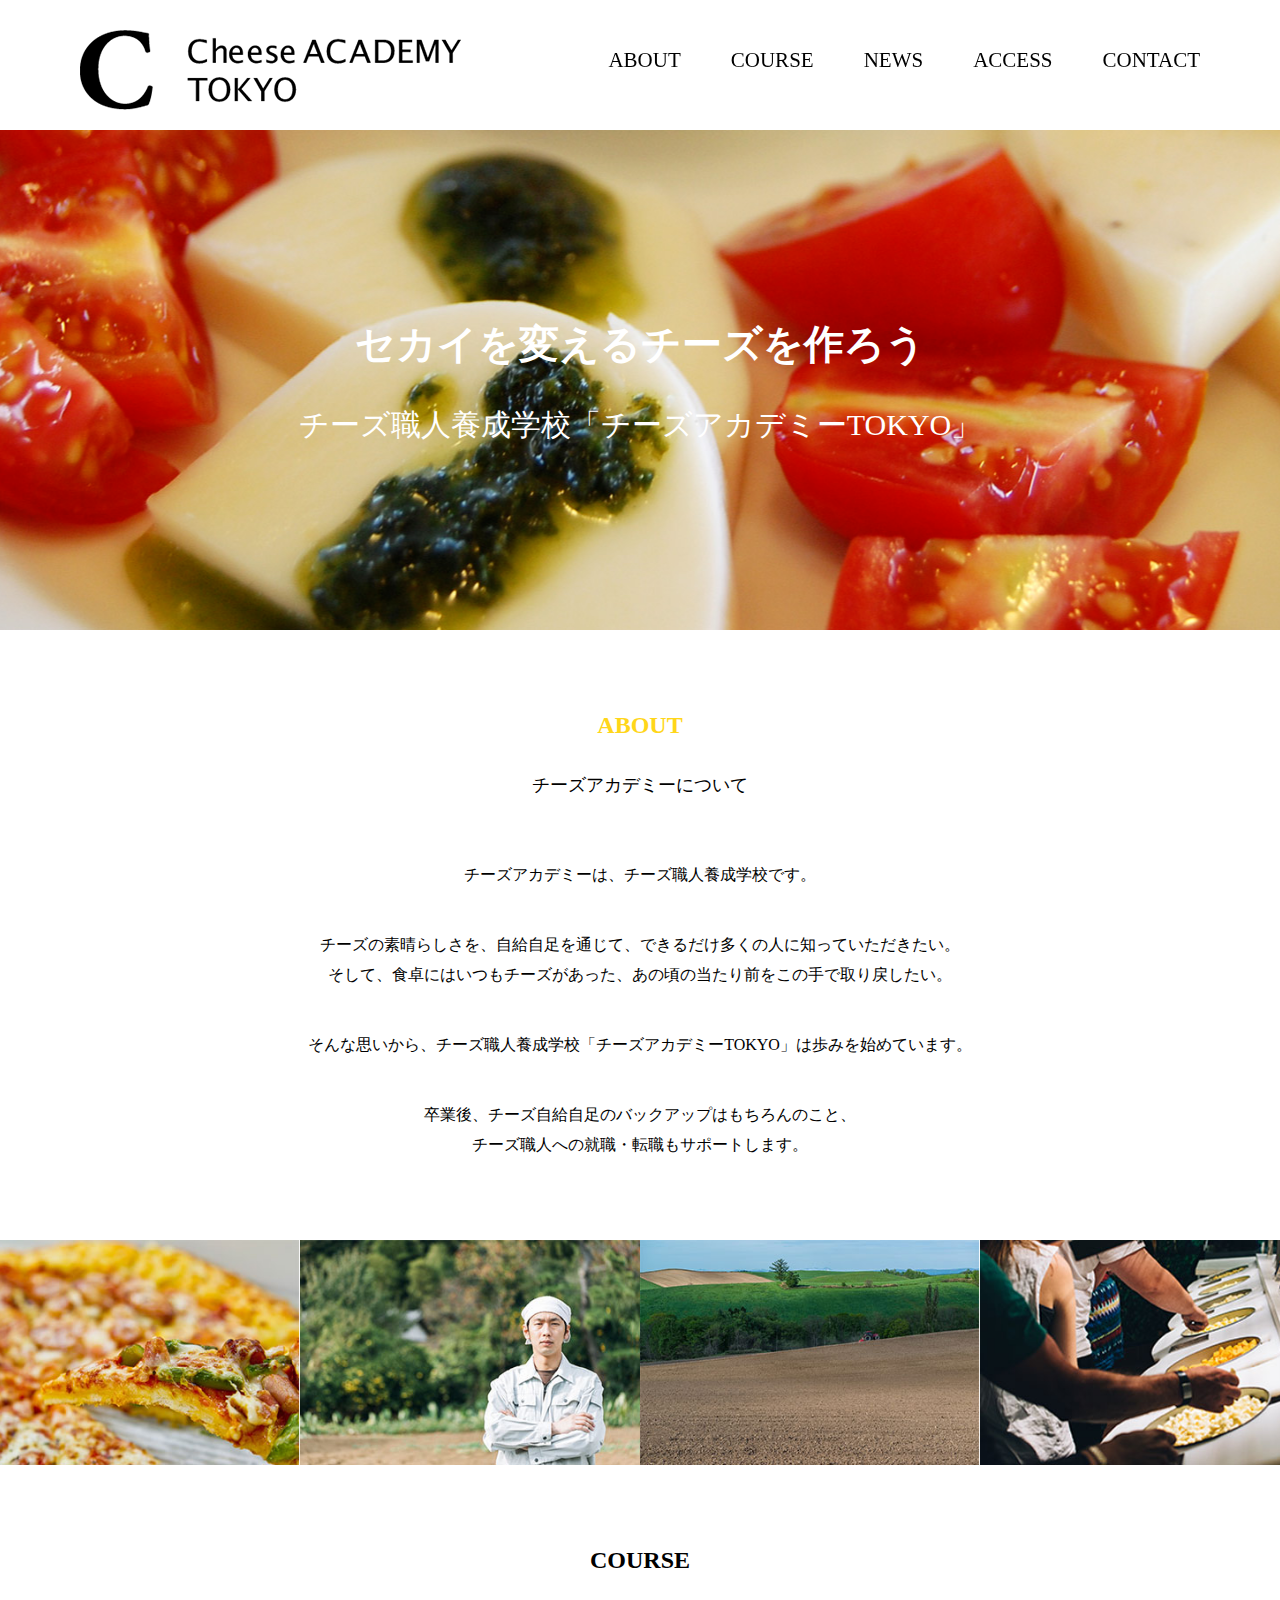
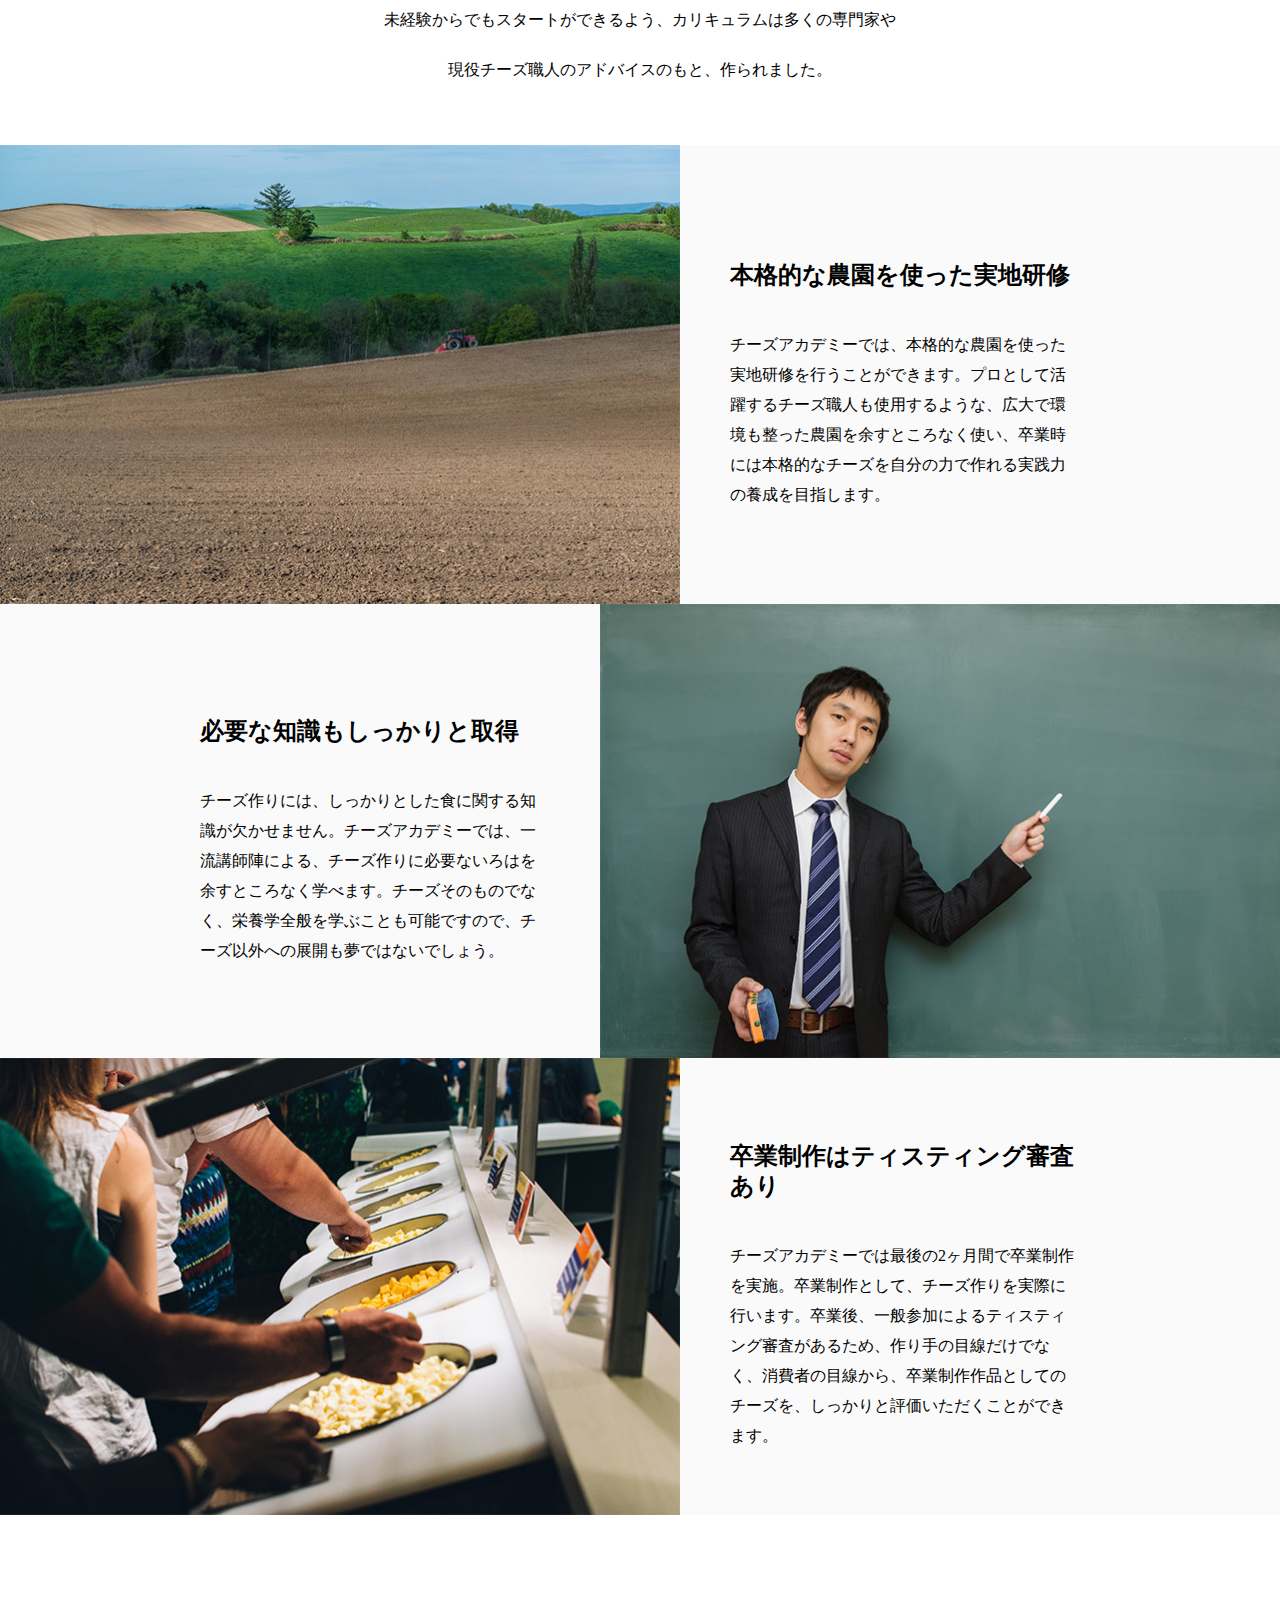
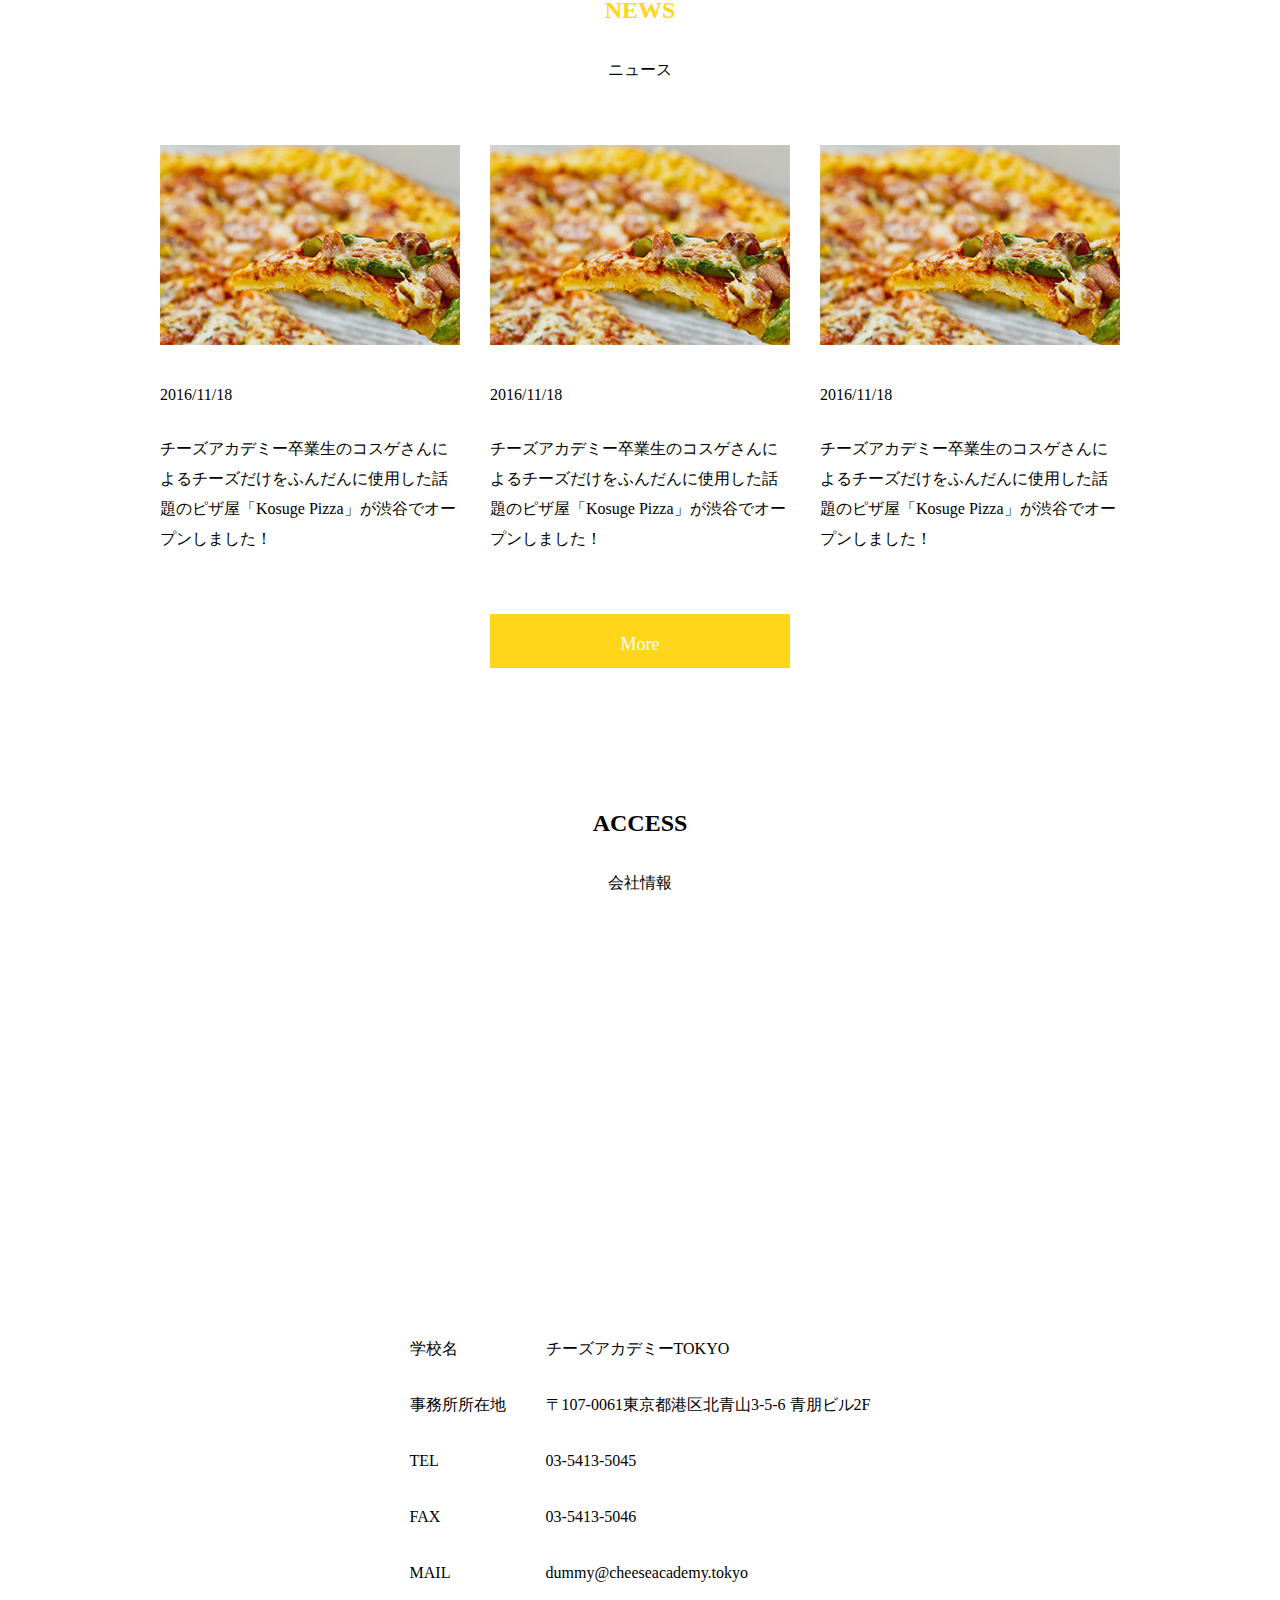
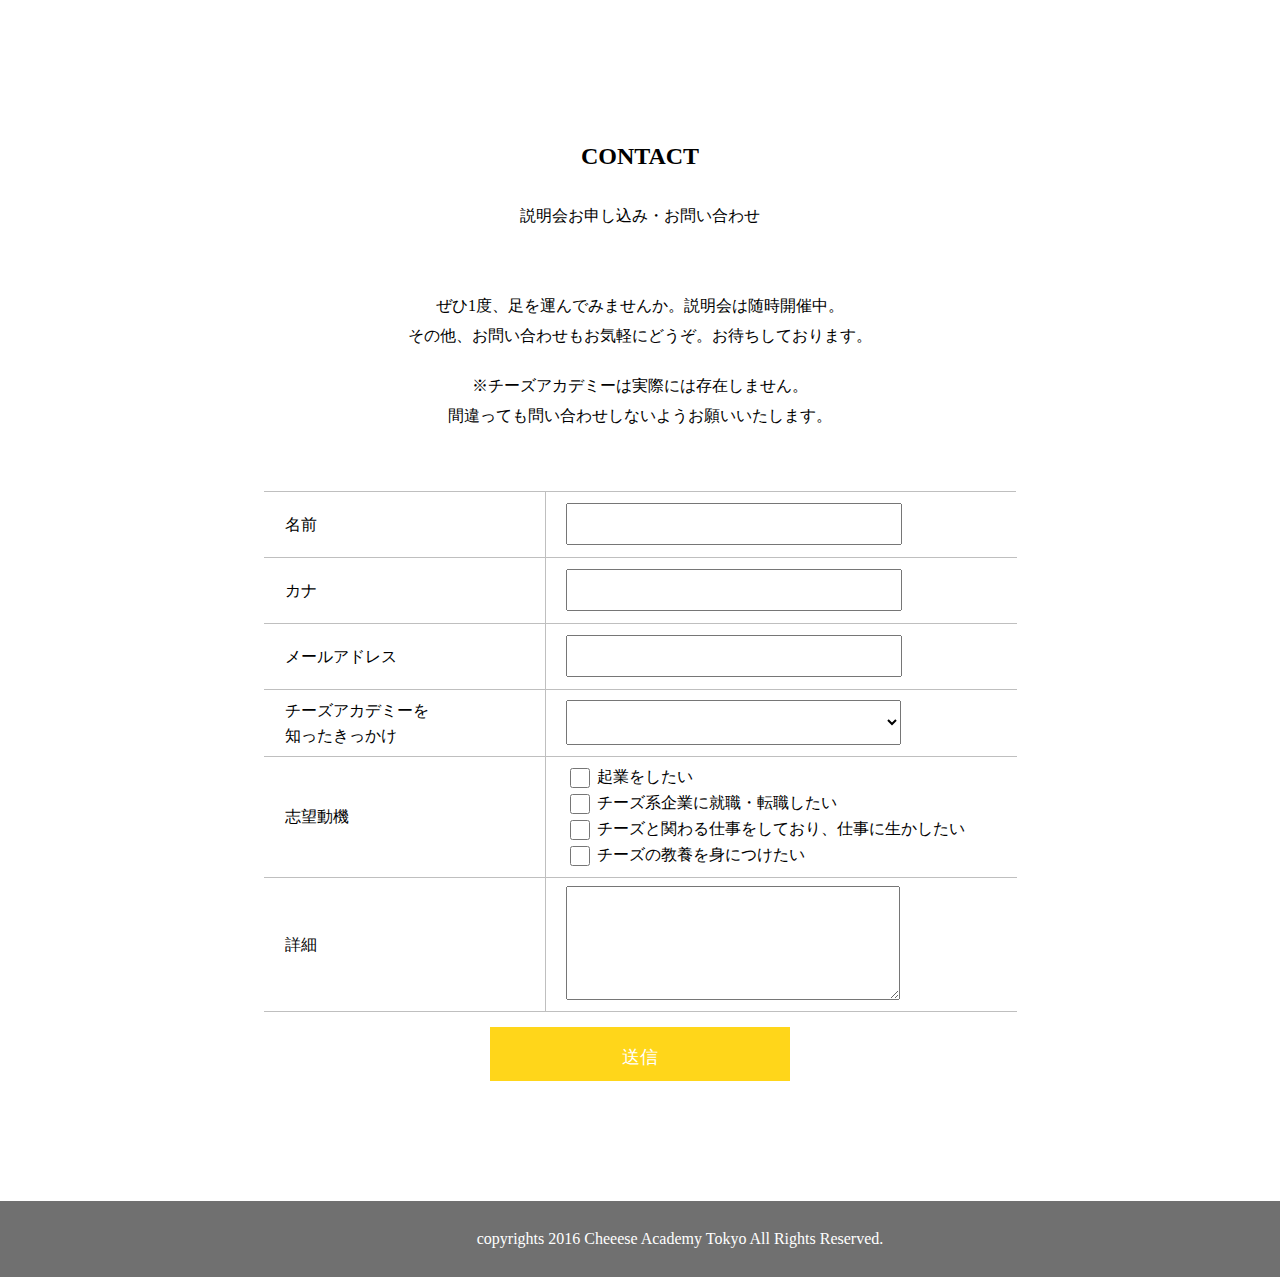
<file: html_kato_05/index.html>
<!DOCTYPE html>
<html lang="ja">
<!-- 最初の設定は終わっています　必要な方は触ってください -->

<head>
  <meta charset="UTF-8">
  <meta name="viewport" content="width=device-width, initial-scale=1.0">
  <meta http-equiv="X-UA-Compatible" content="ie=edge">
  <title>チーズアカデミー</title>
  <link rel="stylesheet" href="css/reset.css">
  <link rel="stylesheet" href="css/style.css">
</head>
<!-- 最初の設定は終わっています　必要な方は触ってください -->

<body>
  <!-- この中に記述していく -->
  <!-- ここから下にコードを書く -->
  <div class="wrap">
    <!-- ここからヘッダー -->
    <header>
      <div class="logo">
        <img src="img/header_logo.png" alt="cheese-academy-logo">
      </div>
      <ul class="menu">
          <li><a href="#anc1">ABOUT</a></li>
          <li><a href="#anc2">COURSE</a></li>
          <li><a href="#anc3">NEWS</a></li>
          <li><a href="#anc4">ACCESS</a></li>
          <li><a href="#anc5">CONTACT</a></li>
      </ul>
    </header>

    <!-- 最初の画像 -->
    <div class="mainbg">
      <p class="sekachee">セカイを変えるチーズを作ろう</p>
      <p class="cheeshoku">チーズ職人養成学校「チーズアカデミーTOKYO」</p>
    </div>

    <!-- ABOUT -->
    <div class="about">
      <a id="anc1" class="anchor"></a>
      <p class="about1">ABOUT</p>
      <p class="about2">チーズアカデミーについて</p>
      <p class="about3">チーズアカデミーは、チーズ職人養成学校です。</p>
      <p class="about4">チーズの素晴らしさを、自給自足を通じて、できるだけ多くの人に知っていただきたい。<br>そして、食卓にはいつもチーズがあった、あの頃の当たり前をこの手で取り戻したい。</p>
      <p class="about4">そんな思いから、チーズ職人養成学校「チーズアカデミーTOKYO」は歩みを始めています。</p>
      <p class="about4">卒業後、チーズ自給自足のバックアップはもちろんのこと、<br>チーズ職人への就職・転職もサポートします。</p>
      <div class="fleximg">
        <img src="img/about_04.jpg" alt="">
        <img src="img/about_03.jpg" alt="">
        <img src="img/about_02.jpg" alt="">
        <img src="img/about_01.jpg" alt="">
      </div>
    </div>

    <!-- COURSE -->
    <div class="course">
      <a id="anc2" class="anchor"></a>
      <p class="course1">COURSE</p>
      <p class="course2">未経験からでもスタートができるよう、カリキュラムは多くの専門家や</p>
      <p>現役チーズ職人のアドバイスのもと、作られました。</p>
      <div class="fleximg2">
        <img src="img/course_01.jpg" alt="">
        <div class="coursebox">
          <div class="coursebox2">
            <p class="text1">本格的な農園を使った実地研修</p>
            <p class="text2">チーズアカデミーでは、本格的な農園を使った実地研修を行うことができます。プロとして活躍するチーズ職人も使用するような、広大で環境も整った農園を余すところなく使い、卒業時には本格的なチーズを自分の力で作れる実践力の養成を目指します。</p>
          </div>
        </div>
      </div>
      <div class="fleximg3">
        <div class="coursebox3">
          <div class="coursebox4">
            <p class="text1">必要な知識もしっかりと取得</p>
            <p class="text2">チーズ作りには、しっかりとした食に関する知識が欠かせません。チーズアカデミーでは、一流講師陣による、チーズ作りに必要ないろはを余すところなく学べます。チーズそのものでなく、栄養学全般を学ぶことも可能ですので、チーズ以外への展開も夢ではないでしょう。</p>
          </div>
        </div>
        <img src="img/course_02.jpg" alt="">
      </div>
      <div class="fleximg3">
        <img src="img/course_03.jpg" alt="">
        <div class="coursebox">
          <div class="coursebox2">
            <p class="text1">卒業制作はティスティング審査あり</p>
            <p class="text2">チーズアカデミーでは最後の2ヶ月間で卒業制作を実施。卒業制作として、チーズ作りを実際に行います。卒業後、一般参加によるティスティング審査があるため、作り手の目線だけでなく、消費者の目線から、卒業制作作品としてのチーズを、しっかりと評価いただくことができます。</p>
          </div>
        </div>
      </div>
    </div>

    <!-- NEWS -->
    <div class="news">
      <a id="anc3" class="anchor"></a>
      <p class="news1">NEWS</p>
      <p class="news2">ニュース</p>
      <div class="fleximg4">
        <div class="news3">
          <img src="img/news_img.jpg" alt="">
          <p class="news4">2016/11/18</p>
          <p class="news5">チーズアカデミー卒業生のコスゲさんによるチーズだけをふんだんに使用した話題のピザ屋「Kosuge Pizza」が渋谷でオープンしました！</p>
        </div>
        <div class="news3">
          <img src="img/news_img.jpg" alt="">
          <p class="news4">2016/11/18</p>
          <p class="news5">チーズアカデミー卒業生のコスゲさんによるチーズだけをふんだんに使用した話題のピザ屋「Kosuge Pizza」が渋谷でオープンしました！</p>
        </div>
        <div class="news3">
          <img src="img/news_img.jpg" alt="">
          <p class="news4">2016/11/18</p>
          <p class="news5">チーズアカデミー卒業生のコスゲさんによるチーズだけをふんだんに使用した話題のピザ屋「Kosuge Pizza」が渋谷でオープンしました！</p>
        </div>
      </div>
      <p class="btn">More</p>
    </div>

    <!-- ACCESS -->
    <div class="access">
      <a id="anc4" class="anchor"></a>
      <p class="access1">ACCESS</p>
      <p class="access2">会社情報</p>
      <div class="access3">
        <iframe src="https://www.google.com/maps/embed?pb=!1m18!1m12!1m3!1d3241.2647616270465!2d139.70366221196048!3d35.670482255089894!2m3!1f0!2f0!3f0!3m2!1i1024!2i768!4f13.1!3m3!1m2!1s0x60188c9fa9e2e881%3A0x35396adb5ba7ce03!2z44K444O844K644Ki44Kr44OH44Of44O85p2x5Lqs!5e0!3m2!1sja!2sjp!4v1635084306906!5m2!1sja!2sjp" width="600" height="450" style="border:0;" allowfullscreen="" loading="lazy"></iframe>
      </div>
      <table>
        <tbody>
            <tr>
                <th>学校名</th>
                <td>チーズアカデミーTOKYO</td>
            </tr>
            <tr>
                <th>事務所所在地</th>
                <td>〒107-0061東京都港区北青山3-5-6 青朋ビル2F</td>
            </tr>
            <tr>
                <th>TEL</th>
                <td>03-5413-5045</td>
            </tr>
            <tr>
                <th>FAX</th>
                <td>03-5413-5046</td>
            </tr>
            <tr>
                <th>MAIL</th>
                <td>dummy@cheeseacademy.tokyo</td>
            </tr>
        </tbody>
    </table>
    </div>

    <!-- CONTACT -->
    <div class="contact">
      <a id="anc5" class="anchor"></a>
      <p class="contact1">CONTACT</p>
      <p class="contact2">説明会お申し込み・お問い合わせ</p>
      <p class="contact3">ぜひ1度、足を運んでみませんか。説明会は随時開催中。<br>その他、お問い合わせもお気軽にどうぞ。お待ちしております。</p>
      <p class="contact3">※チーズアカデミーは実際には存在しません。<br>間違っても問い合わせしないようお願いいたします。</p>
      <table class="form">
        <tbody>
            <tr>
                <th>名前</th>
                <td><input type="text" name="name"></td>
            </tr>
            <tr>
                <th>カナ</th>
                <td><input type="text" name="name"></td>
            </tr>
            <tr>
                <th>メールアドレス</th>
                <td><input type="text" name="name"></td>
            </tr>
            <tr>
                <th class="kikkake">チーズアカデミーを<br>知ったきっかけ</th>
                <td>
                  <select>
                    <option value=""></option>
                    <option value="">google検索</option>
                    <option value="">SNS</option>
                    <option value="">紹介</option>
                    <option value="">たまたま通りかかった</option>
                    <option value="">紹介</option>
                  </select>
                </td>
            </tr>
            <tr>
                <th>志望動機</th>
                <td>
                  <form>
                    <div class="checkbox">
                      <input type="checkbox" id="reason1" name="subscribe" value="">
                      <label for="reason1">起業をしたい</label><br>
                      <input type="checkbox" id="reason2" name="subscribe" value="">
                      <label for="reason2">チーズ系企業に就職・転職したい</label><br>
                      <input type="checkbox" id="reason3" name="subscribe" value="">
                      <label for="reason3">チーズと関わる仕事をしており、仕事に生かしたい</label><br>
                      <input type="checkbox" id="reason4" name="subscribe" value="">
                      <label for="reason4">チーズの教養を身につけたい</label>
                    </div>
                  </form>
                </td>
            </tr>
            <tr>
              <th>詳細</th>
              <td><textarea name="comment"></textarea ></td>
            </tr>
        </tbody>
    </table>
    <p class="btn">送信</p>
  </div>

  <!-- フッター -->
  <div id="footer">
    copyrights 2016 Cheeese Academy Tokyo All Rights Reserved.
  </div>

  <!-- ここから上にコードを書く -->
  <!-- この中に記述していく -->
  <script src="https://code.jquery.com/jquery-3.2.1.min.js"></script>
  <script src="js/main.js"></script>
</body>

</html>
</file>
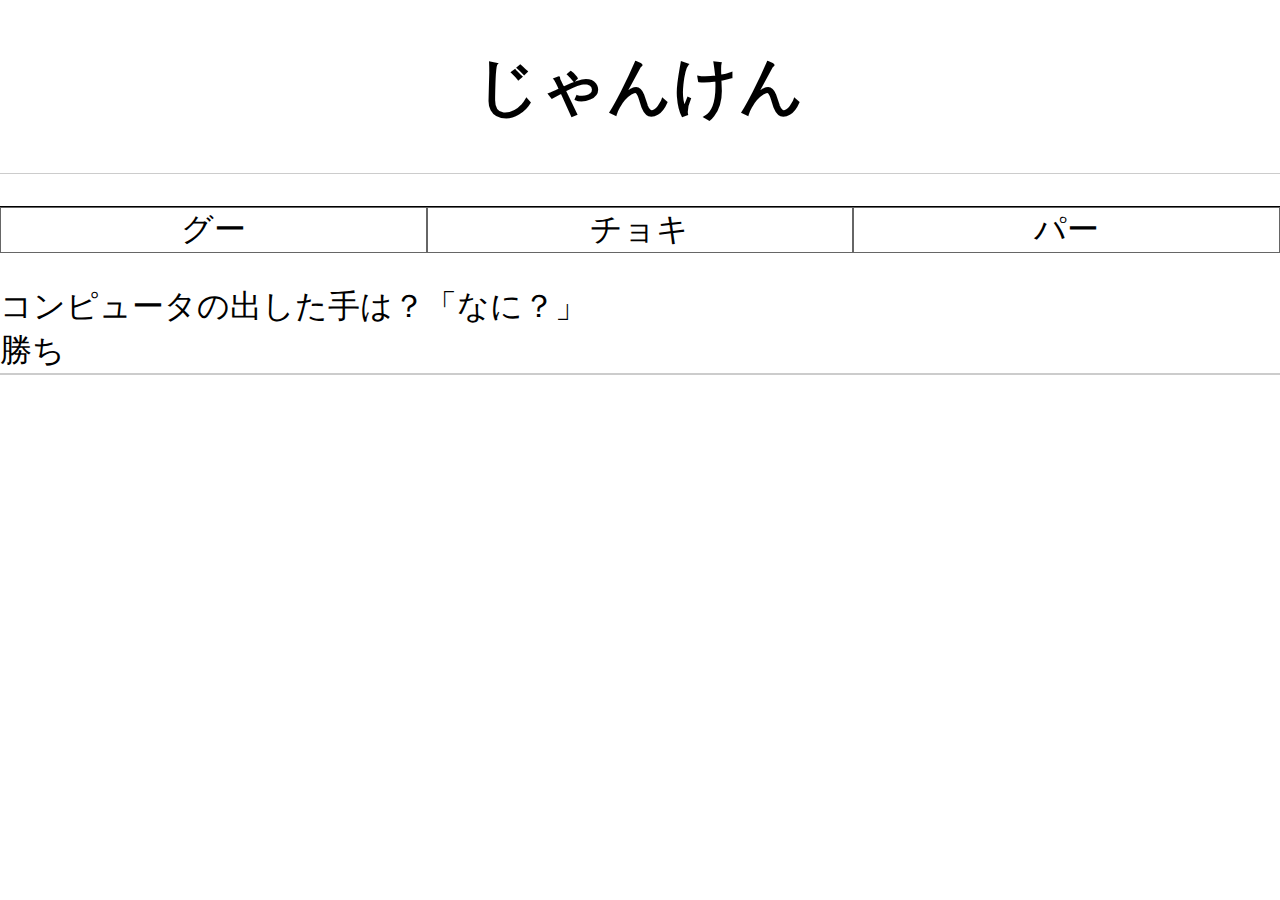
<file: 20211102kadai/janken_tpl.html>
<!DOCTYPE html>
<html>
<head>
<meta charset="utf-8">
<meta name="viewport" content="width=device-width">
<script src="js/jquery-2.1.3.min.js"></script>
<link rel="stylesheet" href="css/sample.css">
<title>じゃんけん</title>
</head>
<body>

<header>
  <h1>じゃんけん</h1>
</header>

<main>
  <ul>
    <li id="gu_btn">グー</li>
    <li id="cho_btn">チョキ</li>
    <li id="par_btn">パー</li>
  </ul>
  <div>コンピュータの出した手は？「<span id="pc_hands">なに？</span>」</div>
  <div id="judgement">勝ち</div>
</main>

<footer></footer>
<script>
//じゃんけん用のSCRIPTを書いてください
function janken(x) {
    const r = Math.floor(Math.random() * 3);//1~3
    if (r==0) {
      $("#pc_hands").html("グー");
    } else
    if (r==1) {
      $("#pc_hands").html("チョキ");
    } else {
      $("#pc_hands").html("パー");
    };
    if (r==x) {
      $("#judgement").html("引分け");
    } else
    if ((r+1)%3==x) {
      $("#judgement").html("負け");
    };
  };

$("#gu_btn").on("click", function() {
  janken(0)
});
$("#cho_btn").on("click", function() {
  janken(1);
});
$("#par_btn").on("click", function() {
  janken(2);
});
    
    
    
    
    

</script>
</body>
</html>
</file>
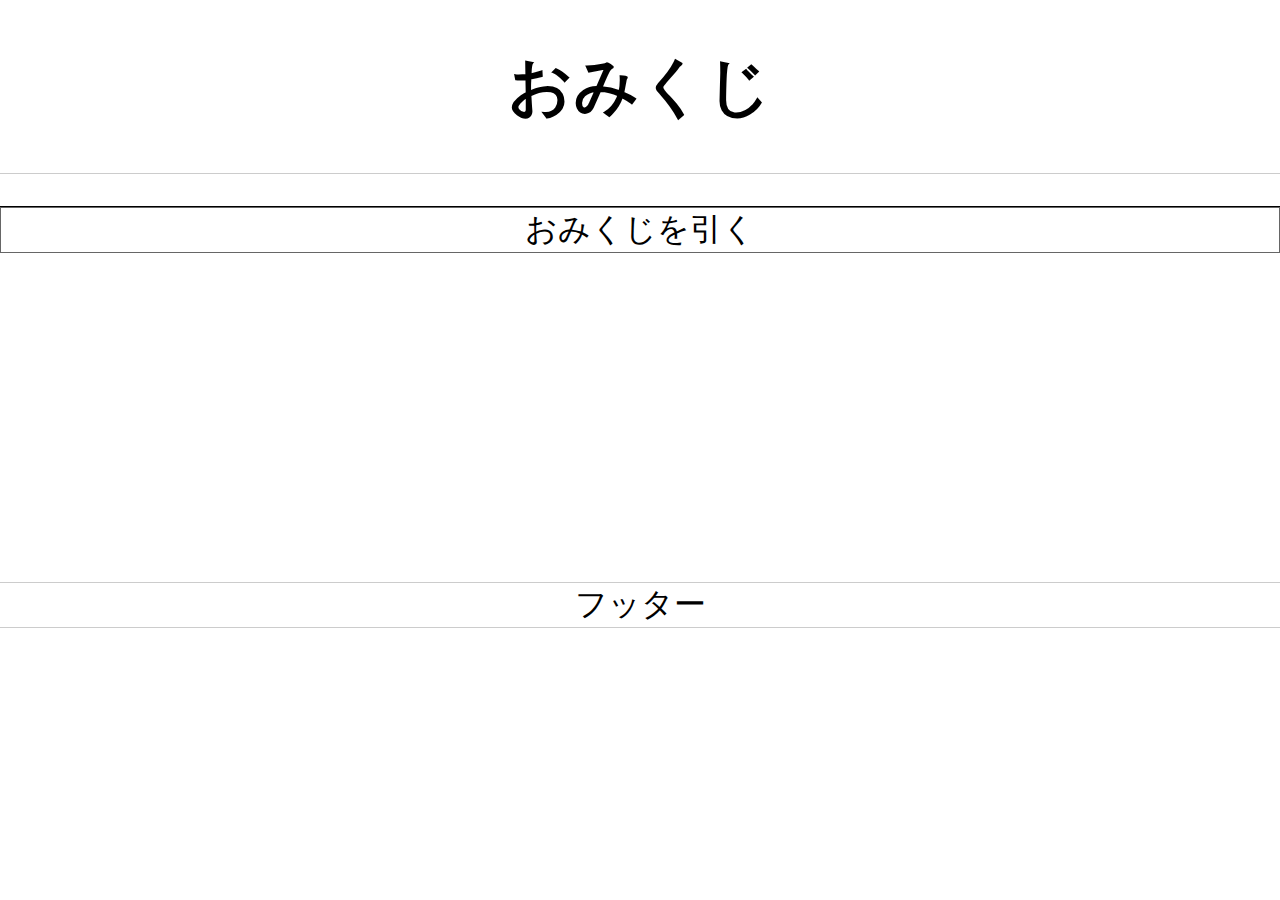
<file: 20211102kadai/omikuji_tpl.html>
<!DOCTYPE html>
<html>
<head>
<meta charset="utf-8">
<meta name="viewport" content="width=device-width">
<script src="js/jquery-2.1.3.min.js"></script>
<link rel="stylesheet" href="css/sample.css">
<title>おみくじ</title>
</head>
<body>

<header>
    <h1>おみくじ</h1>
</header>

<main>
    <ul>
        <li id="pull">おみくじを引く</li>
    </ul>
    <p id="echo"></p>
</main>

<footer>フッター</footer>
<script>
// $("#pull").on("click",function(){
//     const r = Math.ceil(Math.random() * 5);//1~5
//     if (r == 1) {
//         x='大吉';
//     }
//     if (r ==2){
//         x='中吉'
//     }
//     if (r ==3){
//         x='小吉'
//     }
//     if (r ==4){
//         x='吉'
//     }
//     if (r ==5){
//         x='凶'
//     }
//     console.log(x);
// });
$("#pull").on("click", function () {
    const r = Math.ceil(Math.random() * 5);//1~5
    console.log(r);
    if (r == 1) {
        $("#echo").html('<img src="https://www.zakzak.co.jp/images/news/210910/enn2109100013-p1.jpg">');
    }
    if (r == 2) {
        $("#echo").html("中吉");
    }
    if (r == 3) {
        $("#echo").html("笑吉");
    }
    if (r == 4) {
        $("#echo").html("吉");
    }
    if (r == 5) {
        $("#echo").html("狂");
    }
});
</script>
</body>
</html>
</file>
<file: html_kato_05/css/style.css>
/* ここから下に記載していく */
p {
    margin-top: 20px;
    line-height: 30px;
}

/* ヘッダー */
html { scroll-behavior: smooth;} /* メニューのリンクをクリックしたときの移動をゆっくりにする（JSでもできるようだが、今回はCSSで実現） */

a.anchor {
    display: block;
    padding-top: 120px;
    margin-top: -120px;
}

a {
    color: black;
    text-decoration: none; /*メニューのリンク文字についた装飾を解除 */
}

header {
    display: flex;
}

header .logo {
    width: 100%; /* 幅いっぱいを指定 */
    height: 70px; /* 高さを50pxに指定 */
    padding: 30px 80px; /* ヘッダーに上下左右それぞれ余白を指定 */
    position: fixed; /* ウィンドウを基準に画面に固定 */
    background: white;
}

header .menu {
    width: 100%; /* 幅いっぱいを指定 */
    height: 50px; /* 高さを50pxに指定 */
    padding: 50px 80px; /* ヘッダーに上下左右それぞれ余白を指定 */
    box-sizing: border-box; /* padding分を含んで幅を100%にするため */
    position: fixed; /* ウィンドウを基準に画面に固定 */
    top: 0; /* 上下の固定位置を上から0pxにする */
    left: 0; /* 左右の固定位置を左から0pxにする */
    display: flex; /* 中の要素を横並びにする */
    justify-content: right; /* フレックスボックスを右に寄せる */
    font-size: 21px;
}

header .menu li + li {
    margin-left: 50px; /* メニューそれぞれに間隔をあけるため */
}

/* 最初の画像 */
.mainbg {
    text-align: center;
    width: 100%;
    height: 500px;
    margin-top:130px;
    background-image: url("../img/mainbg.png");
    background-position: center;
    background-repeat: no-repeat;
}

.sekachee {
    padding-top:200px;
    font-size:40px;
    color: white;
    font-weight:bold;
}

.cheeshoku {
    padding-top:30px;
    font-size:30px;
    color: white;
}

/* ABOUT */
.about {
    text-align: center;
    margin-top: 60px;
    font-size: 16px;
}

.about .about1 {
    color: #ffd61a;
    font-weight: bold;
    font-size: 24px;
}

.about .about2 {
    font-size:18px;
    margin-top:30px;
}

.about .about3 {
    margin-top:60px;
}

.about .about4 {
    margin-top:40px;
}

.fleximg {
    margin-top:80px;
    display: flex;
    justify-content: center;
}
  
.fleximg>img {
    width: 340px;
}

/* COURSE */
.course {
    text-align: center;
    margin-top: 60px;
    font-size: 16px;
}

.course .course1 {
    font-weight: bold;
    font-size: 24px;
}

.course .course2 {
    margin-top: 30px;
}

.fleximg2 {
    margin-top:60px;
    display: flex;
    justify-content: center;
}

.fleximg2>img {
    width: 680px;
}

.coursebox {
    display: table;
    background-color: #fafafa;
    width: 680px;
}

.coursebox2 {
    display: table-cell;
    vertical-align: middle;
    padding-left: 50px;
    padding-right: 200px;
}

.coursebox3 {
    display: table;
    width: 680px;
    background-color: #fafafa;
}

.coursebox4 {
    display: table-cell;
    vertical-align: middle;
    padding-left: 200px;
    padding-right: 50px;
}

.text1 {
    text-align: left;
    font-weight: bold;
    font-size: 24px;
}

.text2 {
    margin-top:40px;
    text-align: left;
}

.fleximg3 {
    display: flex;
    justify-content: center;
}

.fleximg3>img {
    width: 680px;
}

/* NEWS */
.news {
    text-align: center;
    margin-top: 60px;
    font-size: 16px;
}

.news .news1 {
    color: #ffd61a;
    font-weight: bold;
    font-size: 24px;
}

.news .news2 {
    margin-top: 30px;
    margin-bottom: 60px;
}

.fleximg4 {
    display: flex;
    justify-content:center
}

.news3 {
    margin-left: 15px;
    margin-right: 15px;
    width: 300px;
    text-align: left;
    line-height: 20px;
}

.news3:hover {
    color: grey;
    text-decoration:underline;/*下線を引く*/
    filter: alpha(opacity=80); /*ホバーしたときに画像を半透明に*/
    -moz-opacity: 0.7;
    opacity: 0.7;
    cursor : pointer; /*ホバーしたときにポインタを指マークに変更*/
  }

.news4 {
    margin-top: 30px;
}

.news5 {
    margin-top: 24px;
}

.btn {
    color: white;
    background-color: #ffd61a;
    vertical-align: middle;
    margin-left: auto;
    margin-right: auto;
    padding-top: 15px;
    font-size: 18px;
    margin-top: 60px;
    margin-bottom: 120px;
    width: 300px;
    height: 39px;
}

.btn:hover {
    font-size: 1.2em;/*文字サイズ1.2倍*/
    font-weight: bold;
    cursor : pointer;
    text-decoration:underline;/*下線を引く*/
}

/* ACCESS */
.access {
    text-align: center;
    font-size: 16px;
}

.access1 {
    font-weight: bold;
    font-size: 24px;
}

.access2 {
    margin-top: 30px;
    margin-bottom: 60px;
}

iframe {
    height: 300px;
    width: 1360px;
}

table {
    margin-top: 60px;
    margin-left: auto;
    margin-right: auto;
    margin-bottom: 120px;
}

th,td {
    padding: 20px;      /* 余白指定 */
    text-align: left;
}

/* CONTACT */
.contact {
    text-align: center;
    font-size: 16px;
}

.contact1 {
    font-weight: bold;
    font-size: 24px;
}

.contact2 {
    margin-top: 30px;
    margin-bottom: 60px;
}

.contact3 {
    line-height: 30px;
}

.form {
    margin-bottom: 15px;
}

.form th {
    vertical-align: middle;
    line-height: 25px;
    height: 20px;
    width: 240px;
    border: solid 1px;
    border-color : #bfbfbf #bfbfbf #bfbfbf white;
}

.form td {
    vertical-align: middle;
    width: 400px;
    border: solid 1px;
    border-color : #bfbfbf white #bfbfbf #bfbfbf ;
    padding-top: 8px;
    padding-bottom: 8px;
}

.kikkake {
    padding-top: 8px;
    padding-bottom: 8px;
}

.contact .btn {
    margin-top: 15px;
}

input {
    width: 328px;
    height: 36px;
}

textarea {
    width: 328px;
    height: 108px;
}

select {
    /* セレクトボックスはなぜかテキストボックスと同じサイズを指定してもサイズが同じにならない */
    width: 335px;
    height: 45px;
}

form {
    width: 430px;
}

.checkbox input {
    width: 20px;
    height: 20px;
    vertical-align: middle;
}

.checkbox label {
    user-select: none;
}

/* フッター */
#footer {
    font-size: 16px;
    color: white;
    text-align: center;
    margin-left: auto;
    margin-right: auto;
    padding-top: 30px;
    height: 46px;
    width: 1360px;
    background-color: #707070;
}
</file>
<file: 20211102kadai/css/sample.css>
body{
    margin:0;
    padding:0;
    text-align:left;
    font-size: 32px;
}
header{
    background-color: #fff;
    border-bottom: 1px solid #ccc;
    text-align: center;
}
main{
    border-bottom:1px solid #ccc;
}
footer{
    background-color: #fff;
    border-bottom:1px solid #ccc;
    text-align: center;
}
p{
    font-size:200%;
    text-align: center;
    border-bottom:1px solid #fff;
    height:200px;
}
ul{
    padding: 0;
    border-top: 1px solid #000000;
    display:table;  /* 定義 */
    table-layout: fixed;
    width:100%;
}
li{
    text-align: center;
    list-style-type:none;
    border: 1px solid #666;
    background-color: #FFF;
    display:table-cell;  /* 定義 */
    cursor: pointer;
}
li:hover{
    background: #0066CC;
    color:#fff;
}
</file>
